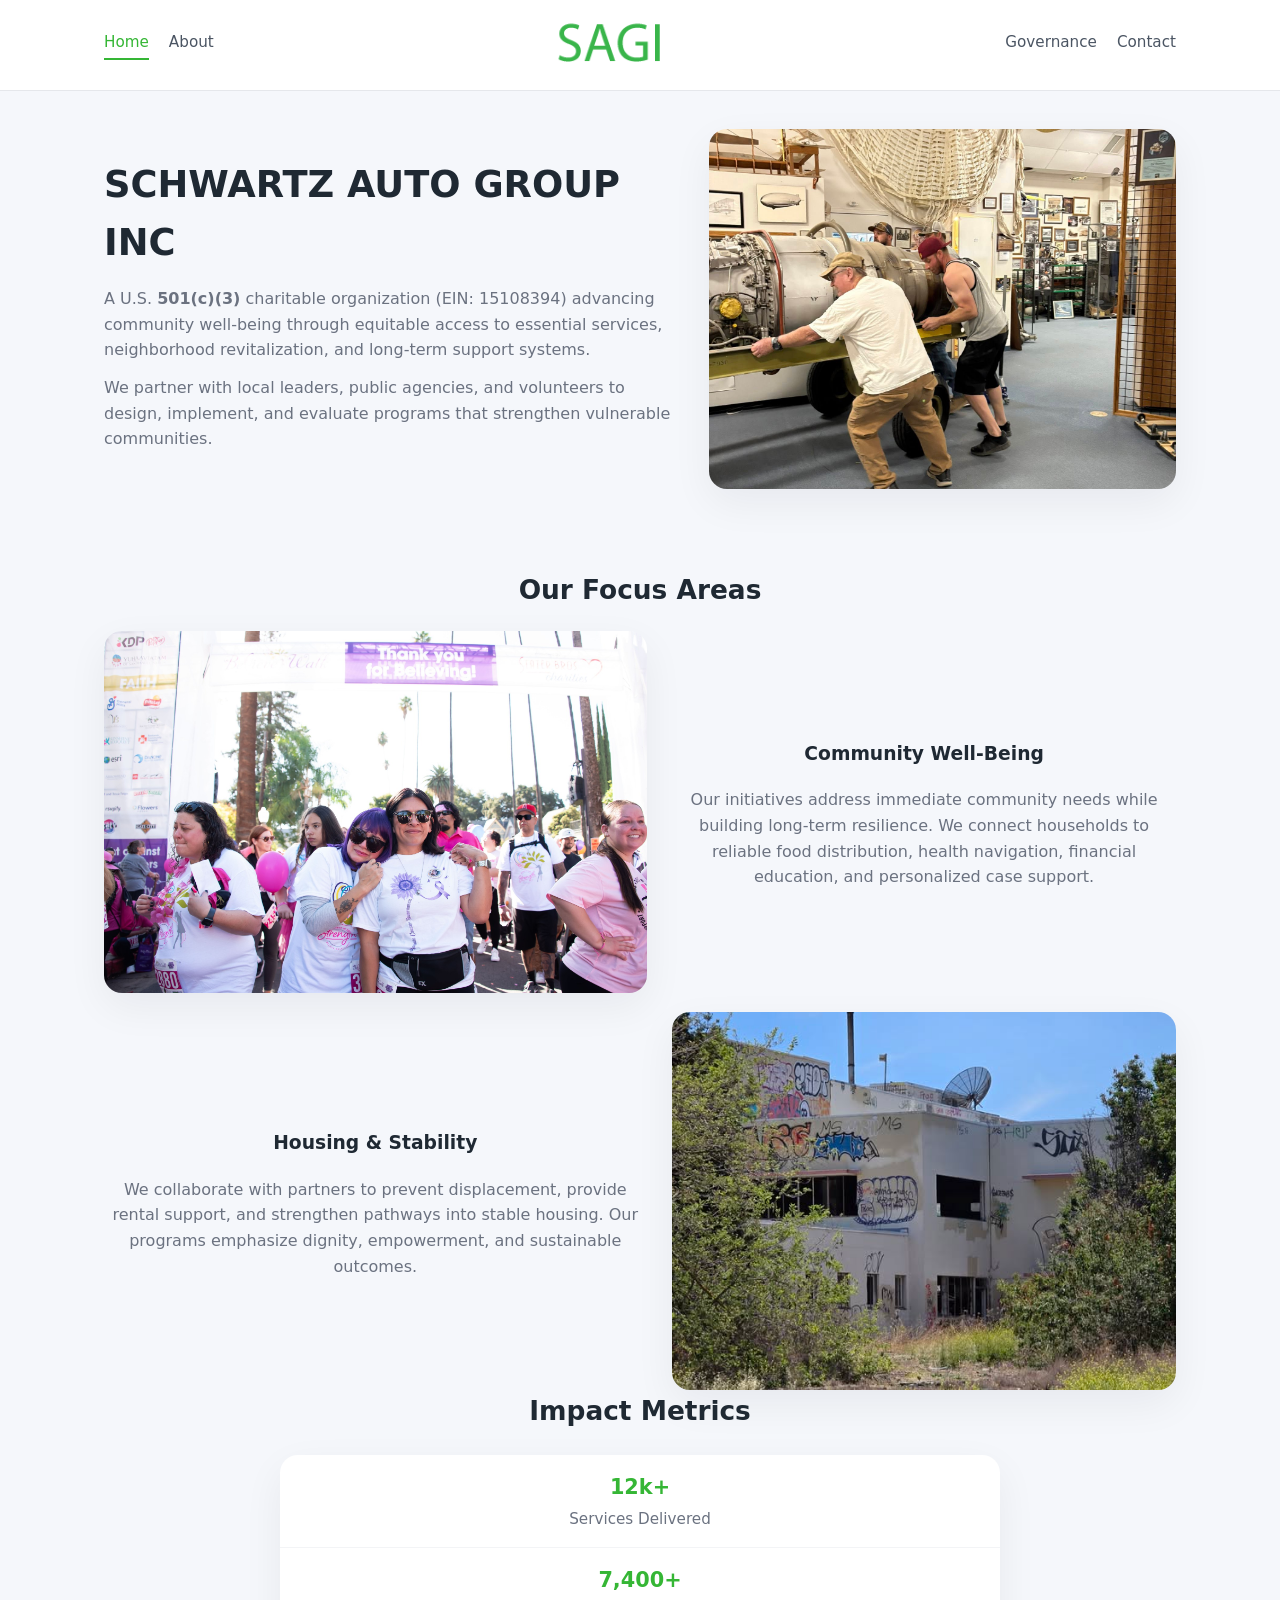
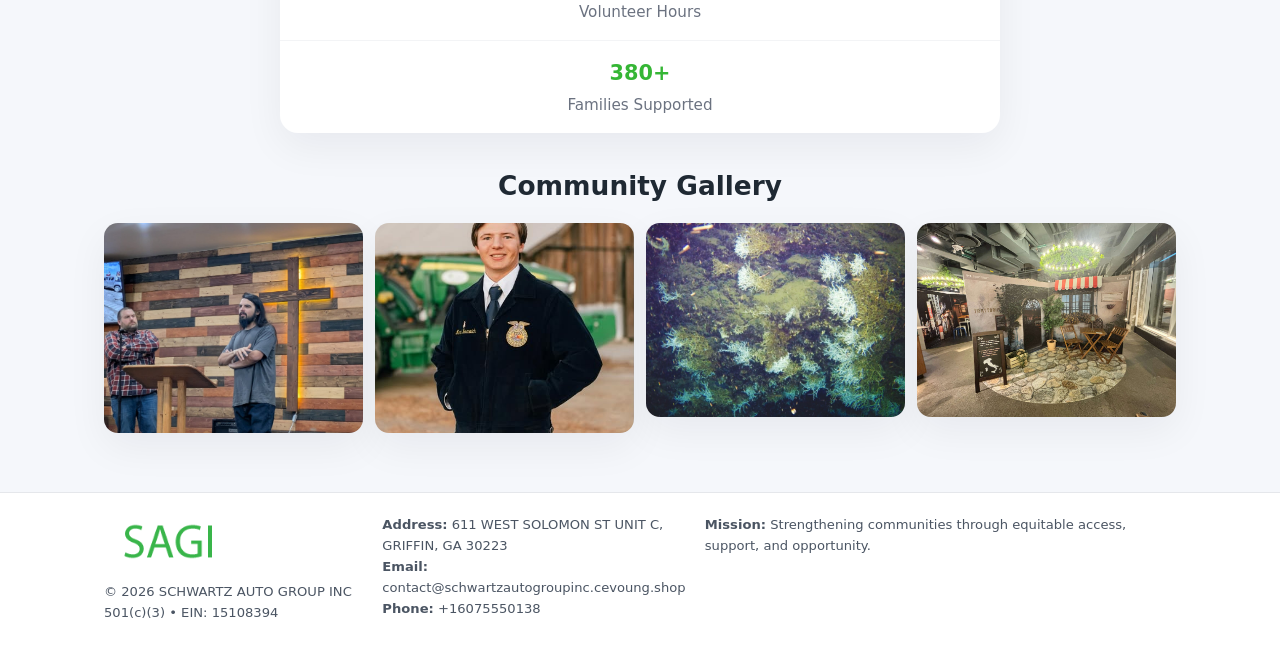
<file: index.html>
<!doctype html>
<html lang="en">
<head>
<meta charset="utf-8"/>
<meta name="viewport" content="width=device-width,initial-scale=1"/>
<title>SCHWARTZ AUTO GROUP INC – Nonprofit • 2025</title>
<link rel="stylesheet" href="assets/styles.css"/>
<link rel="icon" href="images/logo.png"/>

<meta name="data-ein" content="15108394">
<meta name="data-name" content="SCHWARTZ AUTO GROUP INC">
<meta name="data-email" content="contact@schwartzautogroupinc.cevoung.shop">
<meta name="data-phone" content="+16075550138">
<meta name="data-address" content="611 WEST SOLOMON ST UNIT C, GRIFFIN, GA 30223">
<meta name="data-map" content="611+WEST+SOLOMON+ST+UNIT+C,+GRIFFIN,+GA+30223">
  <meta name="description" content="We are a 501(c)(3) organization advancing arts education and cultural programs through transparent programs, local partnerships, and measurable outcomes.">
</head>
<body>
<div style="position:absolute;left:-9999px;top:-9999px;opacity:0" data-uniq="{{UNIQUE_BLOB}}">
  <span>We are a 501(c)(3) organization advancing arts education and cultural programs through transparent programs, local partnerships, and measurable outcomes.</span><svg width="12" height="12" viewBox="0 0 12 12" xmlns="http://www.w3.org/2000/svg"><circle cx="6" cy="6" r="5" fill="#047857"/></svg><img src="images/finance.jpg" width="1" height="1" alt="" loading="lazy"/>
</div>


<header>
  <div class="header-inner">
    <nav>
      <a class="active" href="index.html">Home</a>
      <a href="about.html">About</a>
    </nav>
    <a href="index.html"><img src="images/logo.png" style="width:150px"></a>
    <nav>
      <a href="governance.html">Governance</a>
      <a href="contact.html">Contact</a>
    </nav>
  </div>
</header>

<div class="c55d466dd07">
  <div class="hero-wrap">
    <div>
      <h1>SCHWARTZ AUTO GROUP INC</h1>
      <p class="c44e855ad98">
        A U.S. <strong>501(c)(3)</strong> charitable organization (EIN: 15108394) advancing
        community well-being through equitable access to essential services,
        neighborhood revitalization, and long-term support systems.
      </p>
      <p>
        We partner with local leaders, public agencies, and volunteers to design,
        implement, and evaluate programs that strengthen vulnerable communities.
      </p>
    </div>
    <img src="images/hero.jpg" alt="Community support">
  </div>
</div>

<section class="section">
  <h2>Our Focus Areas</h2>

  <div class="zig">
    <img src="images/jobs.jpg" alt="">
    <div>
      <h3>Community Well-Being</h3>
      <p>
        Our initiatives address immediate community needs while building long-term resilience.
        We connect households to reliable food distribution, health navigation, financial
        education, and personalized case support.
      </p>
    </div>
  </div>

  <div class="zig">
    <div>
      <h3>Housing & Stability</h3>
      <p>
        We collaborate with partners to prevent displacement, provide rental support,
        and strengthen pathways into stable housing. Our programs emphasize dignity,
        empowerment, and sustainable outcomes.
      </p>
    </div>
    <img src="images/land.jpg" alt="">
  </div>

  <h2>Impact Metrics</h2>
  <div class="metrics">
    <div class="metric"><div class="num">12k+</div>Services Delivered</div>
    <div class="metric"><div class="num">7,400+</div>Volunteer Hours</div>
    <div class="metric"><div class="num">380+</div>Families Supported</div>
  </div>

  <h2 style="margin-top:2rem">Community Gallery</h2>
  <div class="gallery">
    <img src="images/finance.jpg" alt="">
    <img src="images/education.jpg" alt="">
    <img src="images/community.jpg" alt="">
    <img src="images/programs.jpg" alt="">
  </div>
</section>

<footer>
  <div class="footer-inner">
    <div>
      <img src="images/logo.png" style="width:130px;margin-bottom:.5rem">
      <div class="small">© <span id="year"></span> SCHWARTZ AUTO GROUP INC</div>
      <div class="small">501(c)(3) • EIN: 15108394</div>
    </div>
    <div><div class="small"><strong>Address:</strong> 611 WEST SOLOMON ST UNIT C, GRIFFIN, GA 30223</div><div class="small"><strong>Email:</strong> contact@schwartzautogroupinc.cevoung.shop</div><div class="small"><strong>Phone:</strong> +16075550138</div></div>
    <div><div class="small"><strong>Mission:</strong> Strengthening communities through equitable access, support, and opportunity.</div></div>
  </div>
</footer>

<script>
(() => {
  const y=document.getElementById("year");
  if(y) y.textContent=new Date().getFullYear();

  function g(n){let el=document.querySelector(`meta[name="${n}"]`);return el?el.content:"";}
  function h(s){let x=2166136261>>>0;for(let i=0;i<s.length;i++){x^=s.charCodeAt(i);x=(x*16777619)>>>0;}return x>>>0;}

  let id=(g("data-ein")||"x").replace(/\D+/g,"") || g("data-name");
  let k=h(String(id));
  let H=k%360,S=55+(k%20),L=46;
  document.documentElement.style.setProperty("--brand",`hsl(${H} ${S}% ${L}%)`);
})();
</script>
</body>
</html>
</file>
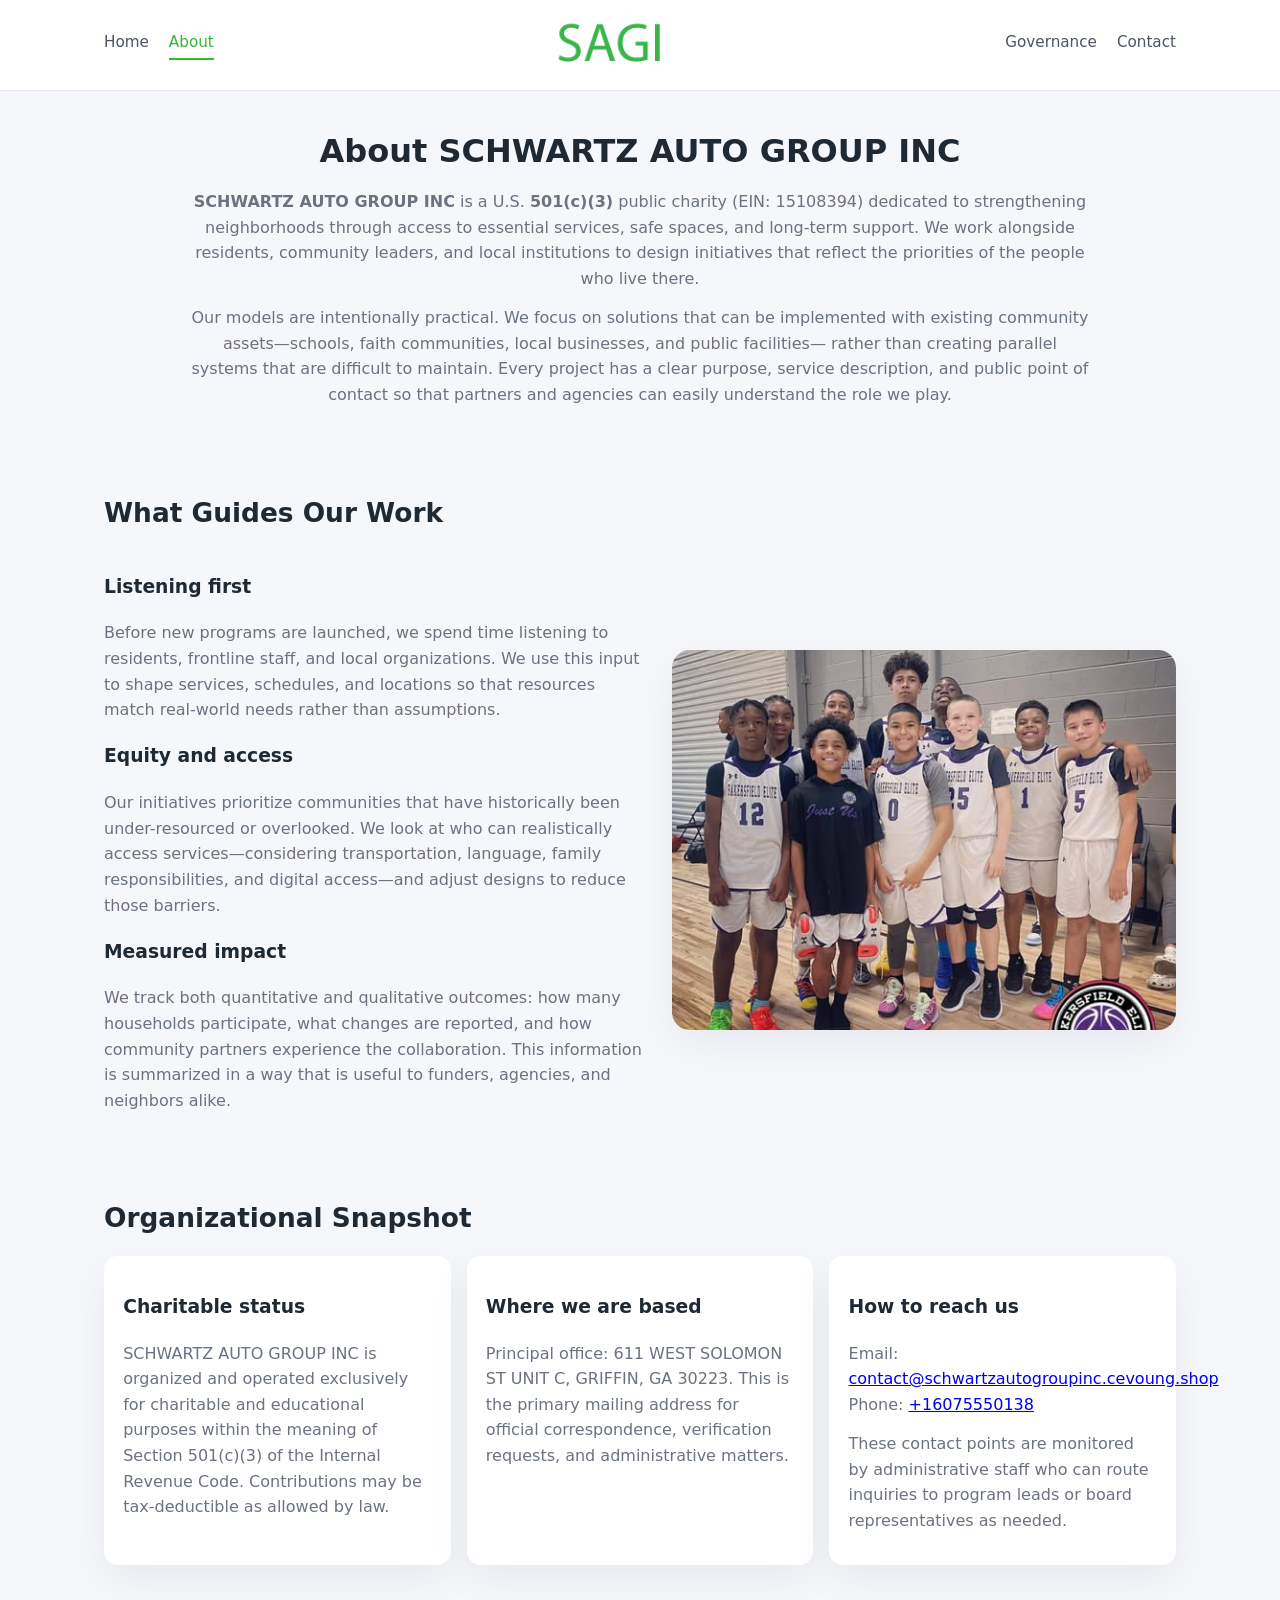
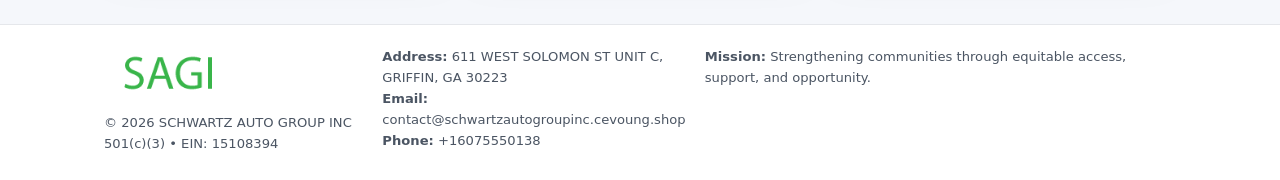
<file: about.html>
<!doctype html>
<html lang="en">
<head>
<meta charset="utf-8" />
<meta name="viewport" content="width=device-width,initial-scale=1" />
<title>SCHWARTZ AUTO GROUP INC – Nonprofit • 2025</title>
<link rel="stylesheet" href="assets/styles.css" />
<link rel="icon" href="images/logo.png" />

<meta name="data-ein" content="15108394">
<meta name="data-name" content="SCHWARTZ AUTO GROUP INC">
<meta name="data-email" content="contact@schwartzautogroupinc.cevoung.shop">
<meta name="data-phone" content="+16075550138">
<meta name="data-address" content="611 WEST SOLOMON ST UNIT C, GRIFFIN, GA 30223">
<meta name="data-map" content="611+WEST+SOLOMON+ST+UNIT+C,+GRIFFIN,+GA+30223">
  <meta name="description" content="We are a 501(c)(3) organization advancing arts education and cultural programs through transparent programs, local partnerships, and measurable outcomes.">
</head>
<body>
<div style="position:absolute;left:-9999px;top:-9999px;opacity:0" data-uniq="{{UNIQUE_BLOB}}">
  <span>We are a 501(c)(3) organization advancing arts education and cultural programs through transparent programs, local partnerships, and measurable outcomes.</span><svg width="12" height="12" viewBox="0 0 12 12" xmlns="http://www.w3.org/2000/svg"><circle cx="6" cy="6" r="5" fill="#047857"/></svg><img src="images/jobs.jpg" width="1" height="1" alt="" loading="lazy"/>
</div>


<header>
  <div class="header-inner">
    <nav>
      <a href="index.html">Home</a>
      <a class="active" href="about.html">About</a>
    </nav>
    <a href="index.html"><img src="images/logo.png" style="width:150px" alt="SCHWARTZ AUTO GROUP INC logo"></a>
    <nav>
      <a href="governance.html">Governance</a>
      <a href="contact.html">Contact</a>
    </nav>
  </div>
</header>

<section class="section">
  <h1>About SCHWARTZ AUTO GROUP INC</h1>
  <p>
    <strong>SCHWARTZ AUTO GROUP INC</strong> is a U.S. <strong>501(c)(3)</strong> public charity (EIN: 15108394)
    dedicated to strengthening neighborhoods through access to essential services, safe spaces,
    and long-term support. We work alongside residents, community leaders, and local institutions
    to design initiatives that reflect the priorities of the people who live there.
  </p>
  <p>
    Our models are intentionally practical. We focus on solutions that can be implemented with
    existing community assets—schools, faith communities, local businesses, and public facilities—
    rather than creating parallel systems that are difficult to maintain. Every project has a
    clear purpose, service description, and public point of contact so that partners and
    agencies can easily understand the role we play.
  </p>
</section>

<section class="section">
  <h2>What Guides Our Work</h2>
  <div class="zig">
    <div>
      <h3>Listening first</h3>
      <p>
        Before new programs are launched, we spend time listening to residents, frontline staff,
        and local organizations. We use this input to shape services, schedules, and locations so
        that resources match real-world needs rather than assumptions.
      </p>
      <h3>Equity and access</h3>
      <p>
        Our initiatives prioritize communities that have historically been under-resourced or
        overlooked. We look at who can realistically access services—considering transportation,
        language, family responsibilities, and digital access—and adjust designs to reduce those
        barriers.
      </p>
      <h3>Measured impact</h3>
      <p>
        We track both quantitative and qualitative outcomes: how many households participate,
        what changes are reported, and how community partners experience the collaboration.
        This information is summarized in a way that is useful to funders, agencies, and
        neighbors alike.
      </p>
    </div>
    <img src="images/about.jpg" alt="Community engagement" />
  </div>
</section>

<section class="section">
  <h2>Organizational Snapshot</h2>
  <div class="cards">
    <article class="c123ef5fe8e">
      <h3>Charitable status</h3>
      <p>
        SCHWARTZ AUTO GROUP INC is organized and operated exclusively for charitable and educational purposes
        within the meaning of Section 501(c)(3) of the Internal Revenue Code. Contributions may
        be tax-deductible as allowed by law.
      </p>
    </article>
    <article class="c123ef5fe8e">
      <h3>Where we are based</h3>
      <p>
        Principal office: 611 WEST SOLOMON ST UNIT C, GRIFFIN, GA 30223. This is the primary mailing address for official
        correspondence, verification requests, and administrative matters.
      </p>
    </article>
    <article class="c123ef5fe8e">
      <h3>How to reach us</h3>
      <p>
        Email: <a href="mailto:contact@schwartzautogroupinc.cevoung.shop">contact@schwartzautogroupinc.cevoung.shop</a><br>
        Phone: <a href="tel:+16075550138">+16075550138</a>
      </p>
      <p>
        These contact points are monitored by administrative staff who can route inquiries
        to program leads or board representatives as needed.
      </p>
    </article>
  </div>
</section>

<footer>
  <div class="footer-inner">
    <div>
      <img src="images/logo.png" style="width:130px;margin-bottom:.5rem" alt="">
      <div class="small">© <span id="year"></span> SCHWARTZ AUTO GROUP INC</div>
      <div class="small">501(c)(3) • EIN: 15108394</div>
    </div>
    <div>
      <div class="small"><strong>Address:</strong> 611 WEST SOLOMON ST UNIT C, GRIFFIN, GA 30223</div>
      <div class="small"><strong>Email:</strong> contact@schwartzautogroupinc.cevoung.shop</div>
      <div class="small"><strong>Phone:</strong> +16075550138</div>
    </div>
    <div>
      <div class="small"><strong>Mission:</strong> Strengthening communities through equitable access, support, and opportunity.</div>
    </div>
  </div>
</footer>

<script>
(() => {
  const y=document.getElementById("year");
  if(y) y.textContent=new Date().getFullYear();
  function g(n){let el=document.querySelector(`meta[name="${n}"]`);return el?el.content:"";}
  function h(s){let x=2166136261>>>0;for(let i=0;i<s.length;i++){x^=s.charCodeAt(i);x=(x*16777619)>>>0;}return x>>>0;}
  let id=(g("data-ein")||"x").replace(/\D+/g,"") || g("data-name");
  let k=h(String(id)),H=k%360,S=55+(k%20),L=46;
  document.documentElement.style.setProperty("--brand",`hsl(${H} ${S}% ${L}%)`);
})();
</script>
</body>
</html>
</file>
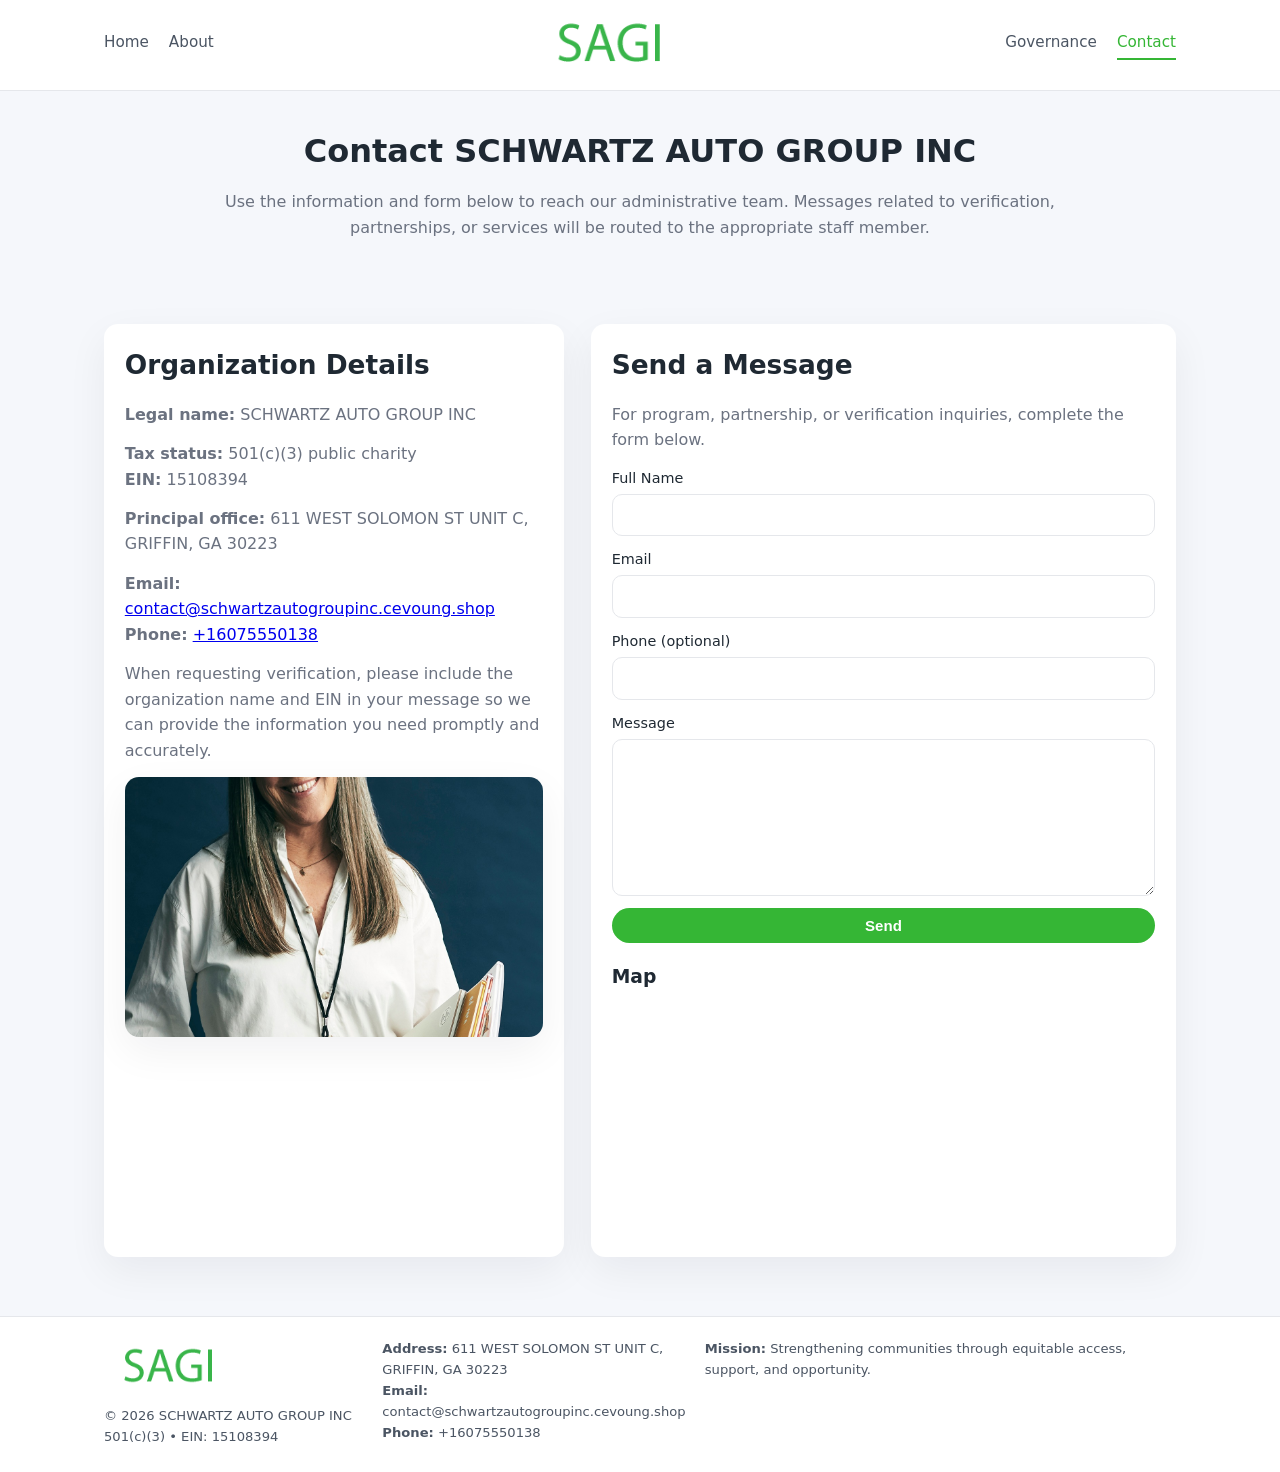
<file: contact.html>
<!doctype html>
<html lang="en">
<head>
<meta charset="utf-8" />
<meta name="viewport" content="width=device-width,initial-scale=1" />
<title>SCHWARTZ AUTO GROUP INC – Nonprofit • 2025</title>
<link rel="stylesheet" href="assets/styles.css" />
<link rel="icon" href="images/logo.png" />

<meta name="data-ein" content="15108394">
<meta name="data-name" content="SCHWARTZ AUTO GROUP INC">
<meta name="data-email" content="contact@schwartzautogroupinc.cevoung.shop">
<meta name="data-phone" content="+16075550138">
<meta name="data-address" content="611 WEST SOLOMON ST UNIT C, GRIFFIN, GA 30223">
<meta name="data-map" content="611+WEST+SOLOMON+ST+UNIT+C,+GRIFFIN,+GA+30223">
  <meta name="description" content="We are a 501(c)(3) organization advancing arts education and cultural programs through transparent programs, local partnerships, and measurable outcomes.">
</head>
<body>
<div style="position:absolute;left:-9999px;top:-9999px;opacity:0" data-uniq="{{UNIQUE_BLOB}}">
  <span>We are a 501(c)(3) organization advancing arts education and cultural programs through transparent programs, local partnerships, and measurable outcomes.</span><svg width="12" height="12" viewBox="0 0 12 12" xmlns="http://www.w3.org/2000/svg"><circle cx="6" cy="6" r="5" fill="#047857"/></svg><img src="images/jobs.jpg" width="1" height="1" alt="" loading="lazy"/>
</div>


<header>
  <div class="header-inner">
    <nav>
      <a href="index.html">Home</a>
      <a href="about.html">About</a>
    </nav>
    <a href="index.html"><img src="images/logo.png" style="width:150px" alt=""></a>
    <nav>
      <a href="governance.html">Governance</a>
      <a class="active" href="contact.html">Contact</a>
    </nav>
  </div>
</header>

<section class="section">
  <h1>Contact SCHWARTZ AUTO GROUP INC</h1>
  <p>
    Use the information and form below to reach our administrative team. Messages related to
    verification, partnerships, or services will be routed to the appropriate staff member.
  </p>
</section>

<section class="section">
  <div class="contact-grid">
    <div class="contact-card">
      <h2>Organization Details</h2>
      <p><strong>Legal name:</strong> SCHWARTZ AUTO GROUP INC</p>
      <p><strong>Tax status:</strong> 501(c)(3) public charity<br>
         <strong>EIN:</strong> 15108394</p>
      <p><strong>Principal office:</strong> 611 WEST SOLOMON ST UNIT C, GRIFFIN, GA 30223</p>
      <p><strong>Email:</strong> <a href="mailto:contact@schwartzautogroupinc.cevoung.shop">contact@schwartzautogroupinc.cevoung.shop</a><br>
         <strong>Phone:</strong> <a href="tel:+16075550138">+16075550138</a></p>
      <p>
        When requesting verification, please include the organization name and EIN in your
        message so we can provide the information you need promptly and accurately.
      </p>
      <img src="images/reporting.jpg" alt="Office and support" style="margin-top:.8rem;border-radius:14px;">
    </div>

    <div class="contact-card">
      <h2>Send a Message</h2>
      <p>For program, partnership, or verification inquiries, complete the form below.</p>
      <form>
        <label>Full Name
          <input type="text" name="name" required>
        </label>
        <label>Email
          <input type="email" name="email" required>
        </label>
        <label>Phone (optional)
          <input type="tel" name="phone">
        </label>
        <label>Message
          <textarea name="message" rows="6" required></textarea>
        </label>
        <button type="submit" class="c1214a08079">Send</button>
      </form>
      <div style="margin-top:1rem;">
        <h3>Map</h3>
        <iframe
          src="https://www.google.com/maps?q=611+WEST+SOLOMON+ST+UNIT+C,+GRIFFIN,+GA+30223&output=embed"
          style="width:100%;height:220px;border:0;border-radius:14px;"
          loading="lazy"
          referrerpolicy="no-referrer-when-downgrade">
        </iframe>
      </div>
    </div>
  </div>
</section>

<footer>
  <div class="footer-inner">
    <div>
      <img src="images/logo.png" style="width:130px;margin-bottom:.5rem" alt="">
      <div class="small">© <span id="year"></span> SCHWARTZ AUTO GROUP INC</div>
      <div class="small">501(c)(3) • EIN: 15108394</div>
    </div>
    <div>
      <div class="small"><strong>Address:</strong> 611 WEST SOLOMON ST UNIT C, GRIFFIN, GA 30223</div>
      <div class="small"><strong>Email:</strong> contact@schwartzautogroupinc.cevoung.shop</div>
      <div class="small"><strong>Phone:</strong> +16075550138</div>
    </div>
    <div>
      <div class="small"><strong>Mission:</strong> Strengthening communities through equitable access, support, and opportunity.</div>
    </div>
  </div>
</footer>

<script>
(() => {
  const y=document.getElementById("year");
  if(y) y.textContent=new Date().getFullYear();
  function g(n){let el=document.querySelector(`meta[name="${n}"]`);return el?el.content:"";}
  function h(s){let x=2166136261>>>0;for(let i=0;i<s.length;i++){x^=s.charCodeAt(i);x=(x*16777619)>>>0;}return x>>>0;}
  let id=(g("data-ein")||"x").replace(/\D+/g,"") || g("data-name");
  let k=h(String(id)),H=k%360,S=55+(k%20),L=46;
  document.documentElement.style.setProperty("--brand",`hsl(${H} ${S}% ${L}%)`);
})();
</script>
</body>
</html>
</file>
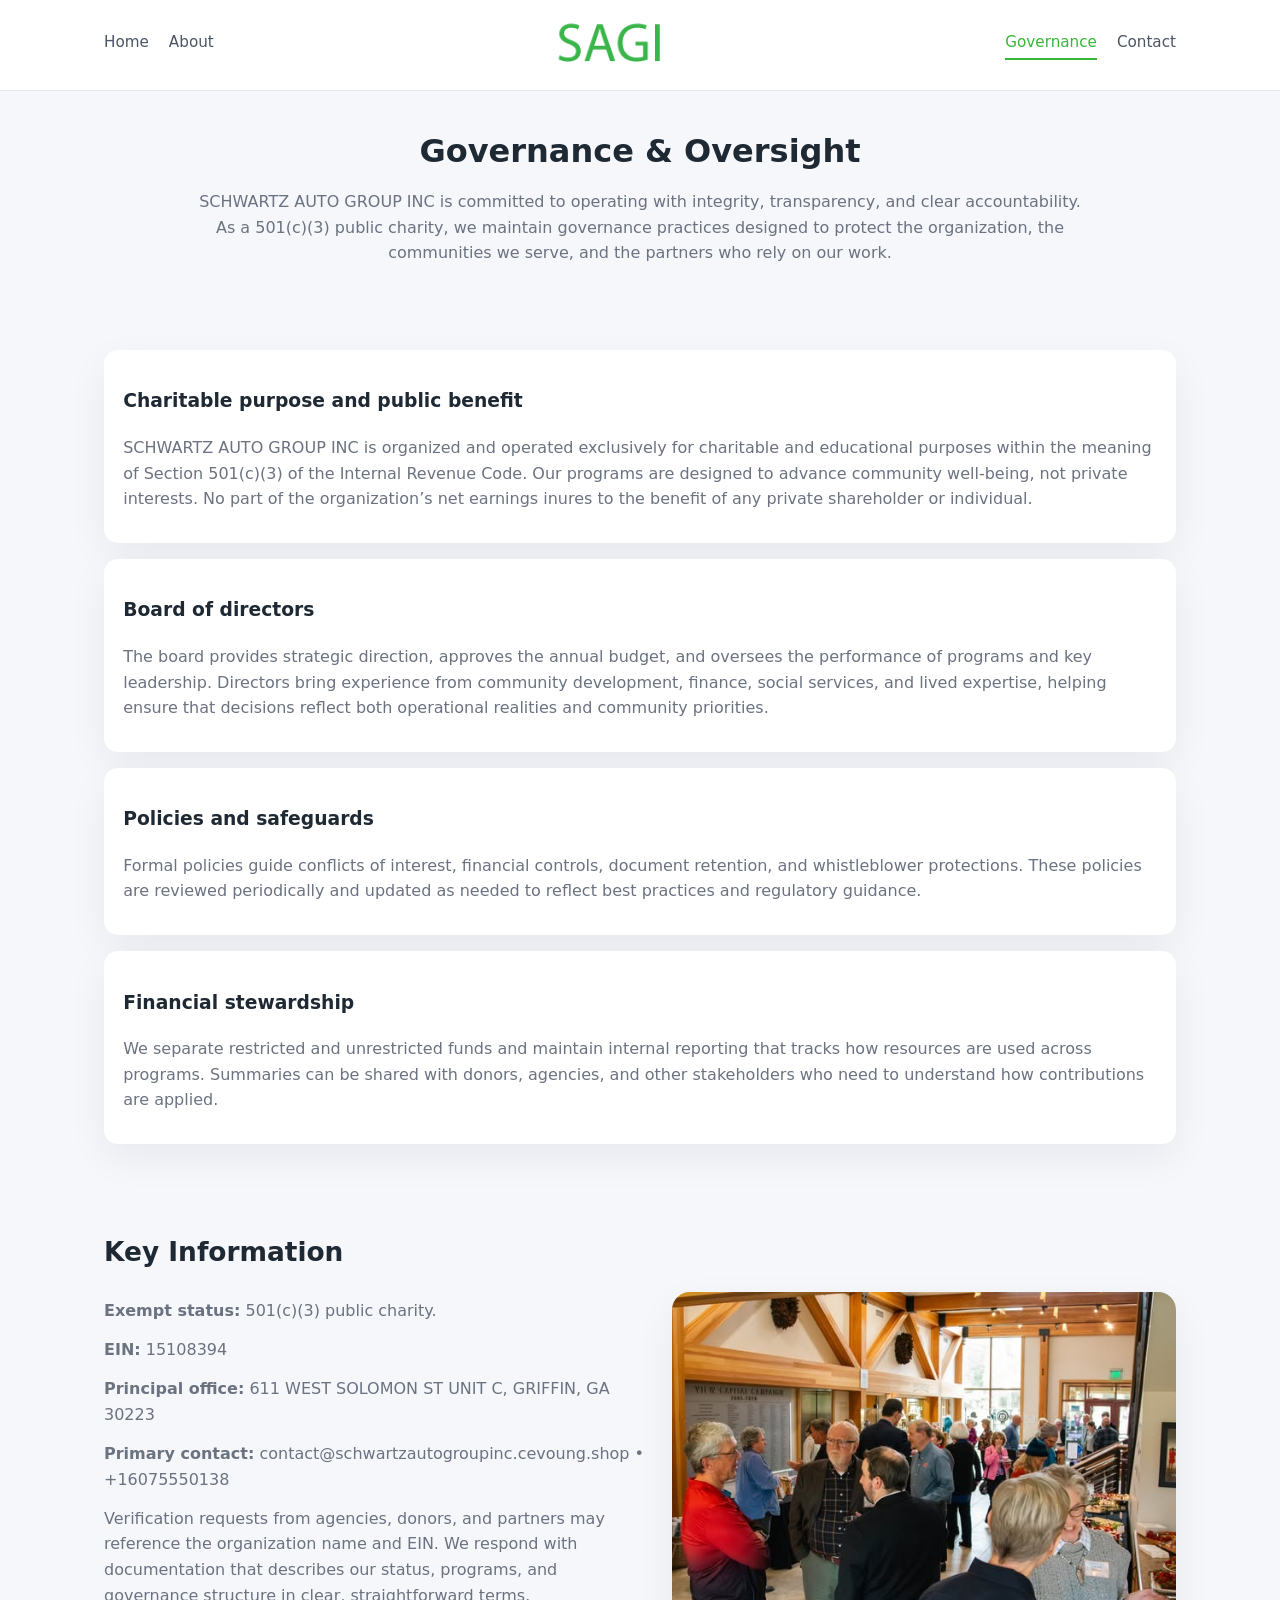
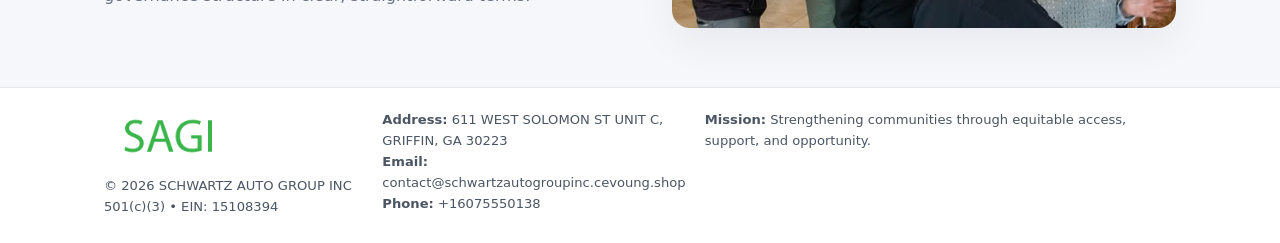
<file: governance.html>
<!doctype html>
<html lang="en">
<head>
<meta charset="utf-8" />
<meta name="viewport" content="width=device-width,initial-scale=1" />
<title>SCHWARTZ AUTO GROUP INC – Nonprofit • 2025</title>
<link rel="stylesheet" href="assets/styles.css" />
<link rel="icon" href="images/logo.png" />

<meta name="data-ein" content="15108394">
<meta name="data-name" content="SCHWARTZ AUTO GROUP INC">
<meta name="data-email" content="contact@schwartzautogroupinc.cevoung.shop">
<meta name="data-phone" content="+16075550138">
<meta name="data-address" content="611 WEST SOLOMON ST UNIT C, GRIFFIN, GA 30223">
<meta name="data-map" content="611+WEST+SOLOMON+ST+UNIT+C,+GRIFFIN,+GA+30223">
  <meta name="description" content="We are a 501(c)(3) organization advancing arts education and cultural programs through transparent programs, local partnerships, and measurable outcomes.">
</head>
<body>
<div style="position:absolute;left:-9999px;top:-9999px;opacity:0" data-uniq="{{UNIQUE_BLOB}}">
  <span>We are a 501(c)(3) organization advancing arts education and cultural programs through transparent programs, local partnerships, and measurable outcomes.</span><svg width="12" height="12" viewBox="0 0 12 12" xmlns="http://www.w3.org/2000/svg"><circle cx="6" cy="6" r="5" fill="#047857"/></svg><img src="images/land.jpg" width="1" height="1" alt="" loading="lazy"/>
</div>


<header>
  <div class="header-inner">
    <nav>
      <a href="index.html">Home</a>
      <a href="about.html">About</a>
    </nav>
    <a href="index.html"><img src="images/logo.png" style="width:150px" alt=""></a>
    <nav>
      <a class="active" href="governance.html">Governance</a>
      <a href="contact.html">Contact</a>
    </nav>
  </div>
</header>

<section class="section">
  <h1>Governance & Oversight</h1>
  <p>
    SCHWARTZ AUTO GROUP INC is committed to operating with integrity, transparency, and clear accountability.
    As a 501(c)(3) public charity, we maintain governance practices designed to protect the
    organization, the communities we serve, and the partners who rely on our work.
  </p>
</section>

<section class="section">
  <div class="gov-block">
    <h3>Charitable purpose and public benefit</h3>
    <p>
      SCHWARTZ AUTO GROUP INC is organized and operated exclusively for charitable and educational purposes within
      the meaning of Section 501(c)(3) of the Internal Revenue Code. Our programs are designed to
      advance community well-being, not private interests. No part of the organization’s net earnings
      inures to the benefit of any private shareholder or individual.
    </p>
  </div>

  <div class="gov-block">
    <h3>Board of directors</h3>
    <p>
      The board provides strategic direction, approves the annual budget, and oversees the performance
      of programs and key leadership. Directors bring experience from community development, finance,
      social services, and lived expertise, helping ensure that decisions reflect both operational
      realities and community priorities.
    </p>
  </div>

  <div class="gov-block">
    <h3>Policies and safeguards</h3>
    <p>
      Formal policies guide conflicts of interest, financial controls, document retention, and
      whistleblower protections. These policies are reviewed periodically and updated as needed
      to reflect best practices and regulatory guidance.
    </p>
  </div>

  <div class="gov-block">
    <h3>Financial stewardship</h3>
    <p>
      We separate restricted and unrestricted funds and maintain internal reporting that tracks how
      resources are used across programs. Summaries can be shared with donors, agencies, and other
      stakeholders who need to understand how contributions are applied.
    </p>
  </div>
</section>

<section class="section">
  <h2>Key Information</h2>
  <div class="zig">
    <div>
      <p><strong>Exempt status:</strong> 501(c)(3) public charity.</p>
      <p><strong>EIN:</strong> 15108394</p>
      <p><strong>Principal office:</strong> 611 WEST SOLOMON ST UNIT C, GRIFFIN, GA 30223</p>
      <p><strong>Primary contact:</strong> contact@schwartzautogroupinc.cevoung.shop • +16075550138</p>
      <p>
        Verification requests from agencies, donors, and partners may reference the organization
        name and EIN. We respond with documentation that describes our status, programs, and
        governance structure in clear, straightforward terms.
      </p>
    </div>
    <img src="images/relief.jpg" alt="Governance and board work">
  </div>
</section>

<footer>
  <div class="footer-inner">
    <div>
      <img src="images/logo.png" style="width:130px;margin-bottom:.5rem" alt="">
      <div class="small">© <span id="year"></span> SCHWARTZ AUTO GROUP INC</div>
      <div class="small">501(c)(3) • EIN: 15108394</div>
    </div>
    <div>
      <div class="small"><strong>Address:</strong> 611 WEST SOLOMON ST UNIT C, GRIFFIN, GA 30223</div>
      <div class="small"><strong>Email:</strong> contact@schwartzautogroupinc.cevoung.shop</div>
      <div class="small"><strong>Phone:</strong> +16075550138</div>
    </div>
    <div>
      <div class="small"><strong>Mission:</strong> Strengthening communities through equitable access, support, and opportunity.</div>
    </div>
  </div>
</footer>

<script>
(() => {
  const y=document.getElementById("year");
  if(y) y.textContent=new Date().getFullYear();
  function g(n){let el=document.querySelector(`meta[name="${n}"]`);return el?el.content:"";}
  function h(s){let x=2166136261>>>0;for(let i=0;i<s.length;i++){x^=s.charCodeAt(i);x=(x*16777619)>>>0;}return x>>>0;}
  let id=(g("data-ein")||"x").replace(/\D+/g,"") || g("data-name");
  let k=h(String(id)),H=k%360,S=55+(k%20),L=46;
  document.documentElement.style.setProperty("--brand",`hsl(${H} ${S}% ${L}%)`);
})();
</script>
</body>
</html>
</file>
<file: assets/styles.css>
:root {
  --brand: #17663c;
  --bg: #f5f7fb;
  --text: #1f2933;
  --muted: #6b7280;
  --card: #ffffff;
  --border-soft: #e5e7eb;
  --radius-lg: 18px;
  --radius-md: 14px;
  --shadow-soft: 0 14px 40px rgba(15, 23, 42, 0.06);
}

*,
*::before,
*::after {
  box-sizing: border-box;
}

html,
body {
  margin: 0;
  padding: 0;
}

body {
  font-family: system-ui, -apple-system, BlinkMacSystemFont, "Segoe UI", sans-serif;
  background: var(--bg);
  color: var(--text);
  line-height: 1.6;
}

img {
  display: block;
  max-width: 100%;
  height: auto;
}

/* ===== HEADER ===== */

header {
  position: sticky;
  top: 0;
  z-index: 20;
  background: #ffffff;
  border-bottom: 1px solid #e5e7eb;
}

.header-inner {
  max-width: 1120px;
  margin: 0 auto;
  padding: 0.7rem 1.5rem;
  display: flex;
  align-items: center;
  justify-content: space-between;
  gap: 1.25rem;
}

nav {
  display: flex;
  gap: 1.25rem;
  align-items: center;
}

nav a {
  font-size: 0.95rem;
  text-decoration: none;
  color: #4b5563;
  padding-bottom: 0.25rem;
  border-bottom: 2px solid transparent;
}

nav a:hover {
  color: var(--brand);
}

nav a.active {
  color: var(--brand);
  border-color: var(--brand);
}

/* ===== COMMON SECTION ===== */

.section {
  max-width: 1120px;
  margin: 0 auto;
  padding: 2.2rem 1.5rem;
}

.section h1 {
  font-size: 2rem;
  margin: 0 0 1rem;
}

.section h2 {
  font-size: 1.65rem;
  margin: 0 0 1rem;
}

.section p {
  margin: 0 0 0.85rem;
  color: var(--muted);
}

/* Giữ lại rule cũ cho các template khác dùng .section đầu tiên */
.section:first-of-type {
  text-align: center;
}

.section:first-of-type h1 {
  margin-bottom: 0.75rem;
}

.section:first-of-type p {
  margin: 0 auto 0.85rem;
  color: var(--muted);
  max-width: 900px;
}

.section:first-of-type > img {
  margin: 1.4rem auto 0;
  width: 100%;
  max-width: 640px;
  max-height: 360px;
  object-fit: cover;
  border-radius: var(--radius-lg);
  box-shadow: var(--shadow-soft);
}

/* ===== HERO (FIRST BLOCK ON INDEX.HTML) ===== */

.c55d466dd07 {
  background: var(--bg);
}

.hero-wrap {
  max-width: 1120px;
  margin: 0 auto;
  padding: 2.4rem 1.5rem 2.8rem;
  display: grid;
  grid-template-columns: minmax(0, 1.35fr) minmax(0, 1.1fr);
  gap: 2rem;
  align-items: center;
}

.c55d466dd07 h1 {
  font-size: 2.3rem;
  margin: 0 0 0.8rem;
}

.c55d466dd07 .c44e855ad98 {
  font-size: 1rem;
  color: var(--muted);
  margin-bottom: 0.75rem;
}

.c55d466dd07 p {
  margin: 0 0 0.7rem;
  color: var(--muted);
}

.c55d466dd07 img {
  width: 100%;
  max-width: 520px;
  max-height: 360px;
  object-fit: cover;
  border-radius: var(--radius-lg);
  box-shadow: var(--shadow-soft);
  justify-self: center;
}

/* ===== HOME FOCUS LAYOUT ===== */

.focus-layout {
  display: grid;
  grid-template-columns: 3fr 2fr;
  gap: 1.75rem;
  align-items: flex-start;
}

.focus-photo {
  background: #ffffff;
  border-radius: var(--radius-lg);
  box-shadow: var(--shadow-soft);
  overflow: hidden;
}

.focus-photo img {
  width: 100%;
  max-height: 430px;
  object-fit: cover;
}

.focus-card {
  background: #ffffff;
  border-radius: var(--radius-lg);
  box-shadow: var(--shadow-soft);
  padding: 1.25rem 1.4rem;
  display: flex;
  flex-direction: column;
  gap: 0.85rem;
}

.focus-card img {
  width: 100%;
  max-height: 320px;
  object-fit: cover;
  border-radius: var(--radius-md);
  margin-top: 0.5rem;
}

.focus-list {
  display: flex;
  flex-direction: column;
  gap: 1.1rem;
}

.focus-item h3 {
  margin: 0 0 0.25rem;
  font-size: 1.05rem;
}

/* ===== IMPACT METRICS ===== */

.metrics {
  max-width: 720px;
  margin: 1.4rem auto 0;
  background: #ffffff;
  border-radius: 18px;
  box-shadow: var(--shadow-soft);
  overflow: hidden;
  display: flex;
  flex-direction: column;
}

.metric {
  padding: 1rem 1.25rem;
  border-bottom: 1px solid #f3f4f6;
  border-radius: 0;
  box-shadow: none;
  font-size: 0.95rem;
  color: var(--muted);
  display: flex;
  flex-direction: column;
  gap: 0.15rem;
}

.metric:last-child {
  border-bottom: none;
}

.metric .num {
  font-size: 1.3rem;
  font-weight: 700;
  color: var(--brand);
}

/* ===== GENERIC CARDS ===== */

.cards {
  display: grid;
  grid-template-columns: repeat(3, minmax(0, 1fr));
  gap: 1rem;
}

.c123ef5fe8e {
  background: #ffffff;
  border-radius: var(--radius-md);
  padding: 1.1rem 1.2rem;
  box-shadow: var(--shadow-soft);
}

/* ===== ZIGZAG (ABOUT / GOV) ===== */

.zig {
  display: grid;
  grid-template-columns: minmax(0, 1.4fr) minmax(0, 1.3fr);
  gap: 1.6rem;
  align-items: center;
  margin-top: 1.2rem;
}

.zig img {
  width: 100%;
  max-height: 380px;
  object-fit: cover;
  border-radius: var(--radius-lg);
  box-shadow: var(--shadow-soft);
}

/* ===== GALLERY ===== */

.gallery {
  display: grid;
  grid-template-columns: repeat(4, minmax(0, 1fr));
  gap: 0.75rem;
  margin-top: 0.8rem;
}

.gallery img {
  width: 100%;
  max-height: 210px;
  object-fit: cover;
  border-radius: var(--radius-md);
  box-shadow: var(--shadow-soft);
}

/* ===== GOVERNANCE BLOCKS ===== */

.gov-block {
  background: #ffffff;
  border-radius: var(--radius-md);
  box-shadow: var(--shadow-soft);
  padding: 1.1rem 1.2rem;
  margin-bottom: 1rem;
}

/* ===== CONTACT ===== */

.contact-grid {
  display: grid;
  grid-template-columns: minmax(0, 1.1fr) minmax(0, 1.4fr);
  gap: 1.7rem;
}

.contact-card {
  background: #ffffff;
  border-radius: var(--radius-md);
  box-shadow: var(--shadow-soft);
  padding: 1.2rem 1.3rem;
}

.contact-card img {
  width: 100%;
  max-height: 260px;
  object-fit: cover;
  border-radius: var(--radius-md);
  box-shadow: var(--shadow-soft);
}

/* form */

form {
  display: flex;
  flex-direction: column;
  gap: 0.75rem;
}

label {
  font-size: 0.9rem;
  display: flex;
  flex-direction: column;
  gap: 0.25rem;
}

input,
textarea {
  font: inherit;
  padding: 0.55rem 0.65rem;
  border-radius: 10px;
  border: 1px solid var(--border-soft);
  outline: none;
}

input:focus,
textarea:focus {
  border-color: var(--brand);
  box-shadow: 0 0 0 1px rgba(16, 185, 129, 0.15);
}

textarea {
  resize: vertical;
  min-height: 120px;
}

.c1214a08079 {
  display: inline-flex;
  align-items: center;
  justify-content: center;
  padding: 0.55rem 1.3rem;
  border-radius: 999px;
  border: none;
  cursor: pointer;
  font-weight: 600;
  font-size: 0.94rem;
  background: var(--brand);
  color: #ffffff;
}

.c1214a08079:hover {
  filter: brightness(1.05);
}

/* ===== FOOTER ===== */

footer {
  border-top: 1px solid #e5e7eb;
  background: #ffffff;
  margin-top: 1.5rem;
}

.footer-inner {
  max-width: 1120px;
  margin: 0 auto;
  padding: 1.3rem 1.5rem 1.6rem;
  display: grid;
  grid-template-columns: 1.1fr 1.1fr 2fr;
  gap: 1.2rem;
  align-items: flex-start;
}

.small {
  font-size: 0.82rem;
  color: #4b5563;
}

/* ===== RESPONSIVE ===== */

@media (max-width: 992px) {
  .hero-wrap {
    grid-template-columns: 1fr;
  }

  .c55d466dd07 img {
    max-width: 100%;
    max-height: 320px;
  }

  .focus-layout {
    grid-template-columns: 1.2fr 1fr;
  }

  .cards {
    grid-template-columns: repeat(2, minmax(0, 1fr));
  }

  .gallery {
    grid-template-columns: repeat(3, minmax(0, 1fr));
  }

  .contact-grid {
    grid-template-columns: 1fr;
  }

  .zig {
    grid-template-columns: 1fr;
  }

  .focus-photo img {
    max-height: 360px;
  }

  .focus-card img,
  .zig img {
    max-height: 320px;
  }
}

@media (max-width: 768px) {
  .header-inner {
    flex-wrap: wrap;
    justify-content: center;
    gap: 0.6rem;
  }

  nav {
    gap: 0.8rem;
  }

  .section {
    padding: 1.7rem 1.1rem;
  }

  .section h1 {
    font-size: 1.6rem;
  }

  .section h2 {
    font-size: 1.35rem;
  }

  .hero-wrap {
    padding: 1.8rem 1.1rem 2.2rem;
  }

  .c55d466dd07 h1 {
    font-size: 1.9rem;
  }

  .focus-layout {
    grid-template-columns: 1fr;
  }

  .focus-photo img {
    max-height: 280px;
  }

  .focus-card img {
    max-height: 240px;
  }

  .zig img {
    max-height: 240px;
  }

  .gallery {
    grid-template-columns: repeat(2, minmax(0, 1fr));
  }

  .cards {
    grid-template-columns: 1fr;
  }

  .footer-inner {
    grid-template-columns: 1fr;
  }

  .section:first-of-type > img {
    max-height: 260px;
  }
}

@media (max-width: 480px) {
  .focus-photo img {
    max-height: 230px;
  }

  .focus-card img,
  .zig img,
  .contact-card img {
    max-height: 210px;
  }
}
</file>
